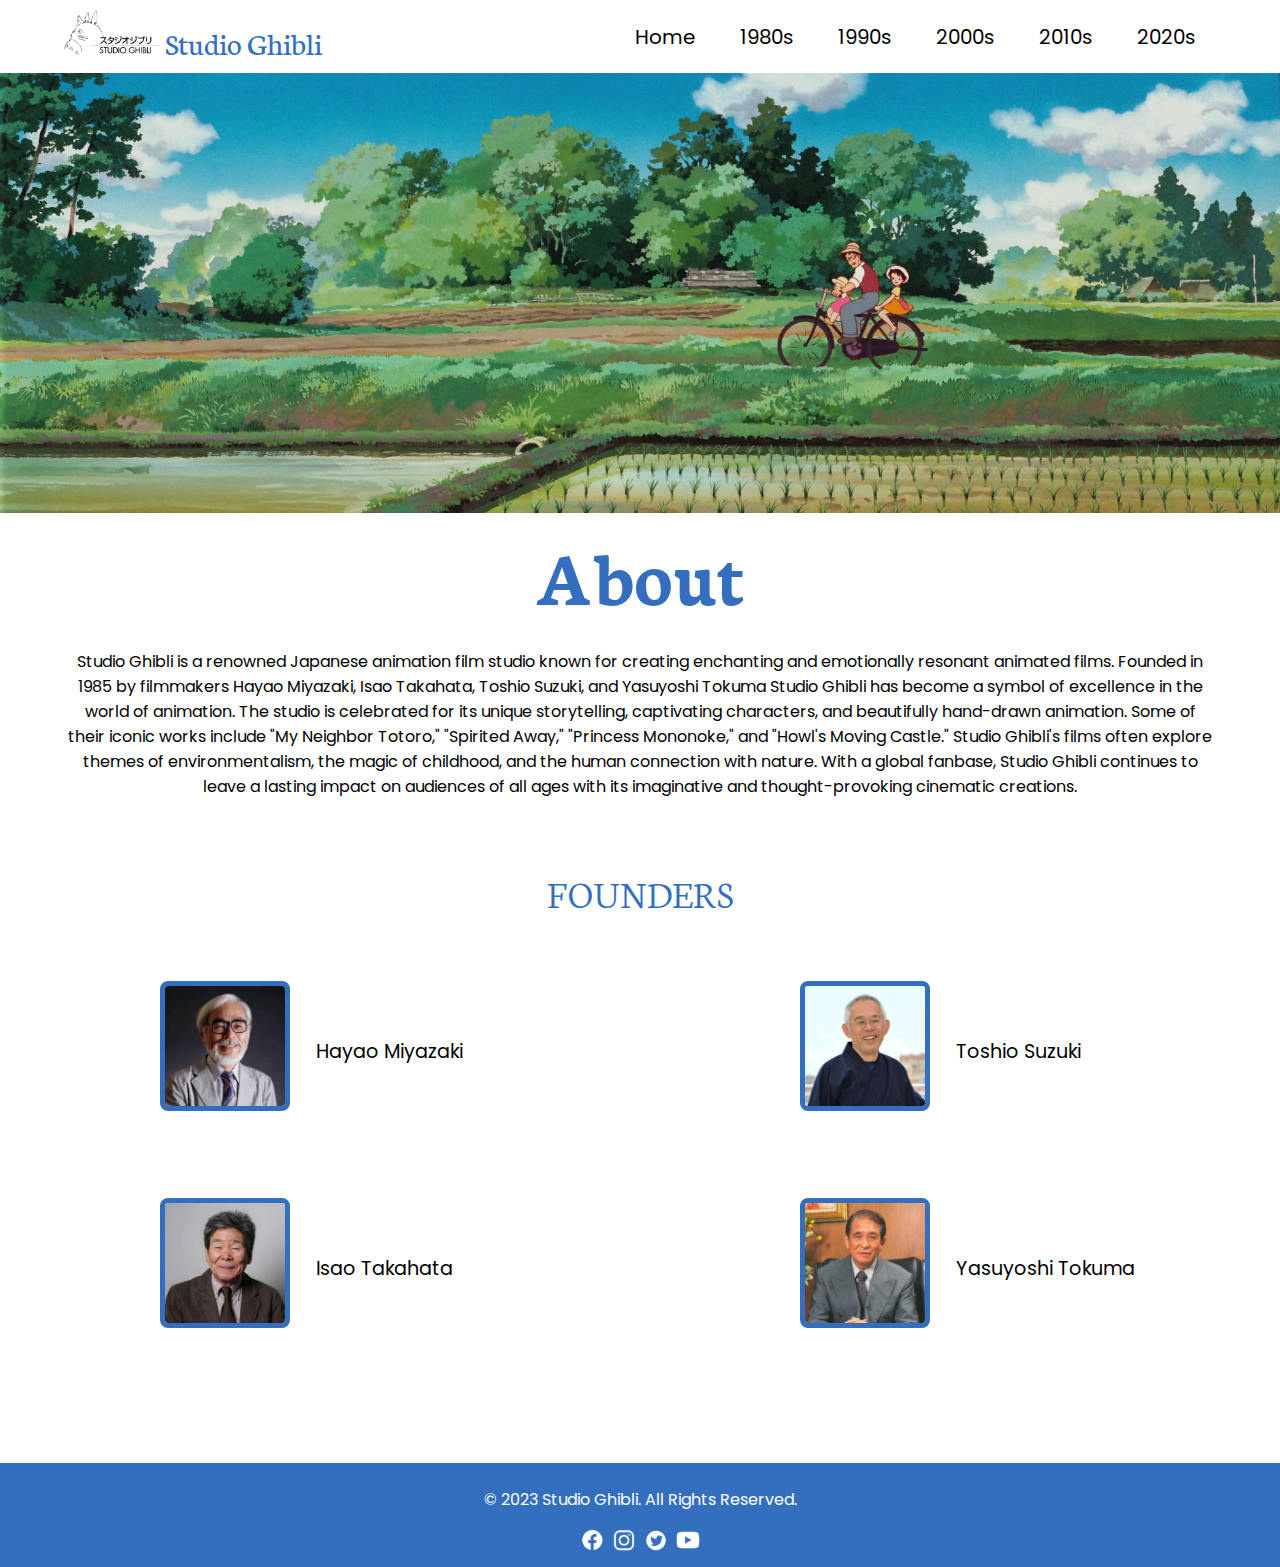
<file: about.html>
<!DOCTYPE html>
<html lang="en">
  <head>
    <meta charset="UTF-8" />
    <meta name="viewport" content="width=device-width, initial-scale=1.0" />
    <link rel="icon" href="Assets/Icon.png" type="image/x-icon" />
    <title>Studio Ghibli Collection</title>
    <link rel="stylesheet" href="style.css" />
    <link rel="stylesheet" href="mediaqueries.css" />
  </head>

  <body>
    <!-- Navigation -->

    <div class="nav-container">
      <nav id="desktop-nav">
        <div class="logo-nav">
          <img src="Assets/Logo.png" />
          Studio Ghibli
        </div>
        <ul class="nav-links">
          <li><a href="index.html">Home</a></li>
          <li><a href="index.html#section_80s">1980s</a></li>
          <li><a href="index.html#section_90s">1990s</a></li>
          <li><a href="index.html#section_00s">2000s</a></li>
          <li><a href="index.html#section_10s">2010s</a></li>
          <li><a href="index.html#section_20s">2020s</a></li>
        </ul>
      </nav>
    </div>

    <!-- Navigation - Hamburger -->

    <nav id="hamburger-nav">
      <div class="logo-hamburger">
        <img src="Assets/Logo.png" /> Studio Ghibli
      </div>
      <div class="hamburger-menu">
        <div class="hamburger-icon" onclick="toggleMenu()">
          <span></span>
          <span></span>
          <span></span>
        </div>
        <div class="hamburger-links">
          <li><a href="index.html" onclick="toggleMenu()">Home</a></li>
          <li>
            <a href="index.html#section_80s" onclick="toggleMenu()">1980s</a>
          </li>
          <li>
            <a href="index.html#section_90s" onclick="toggleMenu()">1990s</a>
          </li>
          <li>
            <a href="index.html#section_00s" onclick="toggleMenu()">2000s</a>
          </li>
          <li>
            <a href="index.html#section_10s" onclick="toggleMenu()">2010s</a>
          </li>
          <li>
            <a href="index.html#section_20s" onclick="toggleMenu()">2020s</a>
          </li>
        </div>
      </div>
    </nav>

    <section id="about">
      <div class="about-wrapper">
        <div class="about-header">
          <img src="Assets/About_header.png" alt="About Header Image" />
        </div>
        <div class="about-description">
          <h1 class="about-title">About</h1>
          <p class="description-paragraph">
            Studio Ghibli is a renowned Japanese animation film studio known for
            creating enchanting and emotionally resonant animated films. Founded
            in 1985 by filmmakers Hayao Miyazaki, Isao Takahata, Toshio Suzuki,
            and Yasuyoshi Tokuma Studio Ghibli has become a symbol of excellence
            in the world of animation. The studio is celebrated for its unique
            storytelling, captivating characters, and beautifully hand-drawn
            animation. Some of their iconic works include "My Neighbor Totoro,"
            "Spirited Away," "Princess Mononoke," and "Howl's Moving Castle."
            Studio Ghibli's films often explore themes of environmentalism, the
            magic of childhood, and the human connection with nature. With a
            global fanbase, Studio Ghibli continues to leave a lasting impact on
            audiences of all ages with its imaginative and thought-provoking
            cinematic creations.
          </p>
        </div>
        <div class="about-founder">
          <h1 class="founder-title">FOUNDERS</h1>
          <div class="founders-list">
            <div class="founding-member">
              <div class="tooltip">
                Hayao Miyazaki is a renowned Japanese film director, animator,
                and co-founder of Studio Ghibli. Born on January 5, 1941,
                Miyazaki is celebrated for his imaginative and visually stunning
                animated films, often characterized by rich storytelling, strong
                environmental themes, and memorable characters. His works, such
                as "My Neighbor Totoro," "Spirited Away," and "Princess
                Mononoke," have gained international acclaim and have had a
                profound impact on the world of animation. 
              </div>
              <div class="about-foundingMemberImage">
                <img
                  src="Assets/Miyazaki.png"
                  alt="Miyazaki"
                  data-url="https://en.wikipedia.org/wiki/Hayao_Miyazaki"
                  width="120"
                  height="120"
                  class="image-with-border"
                />
              </div>
              <div class="about-foundingMemberInfo">
                <div class="about-foundingMemberName">Hayao Miyazaki</div>
              </div>
            </div>

            <div class="founding-member">
              <div class="tooltip">
                Toshio Suzuki is a Japanese film producer and co-founder of
                Studio Ghibli, renowned for his collaboration with director
                Hayao Miyazaki. Born on August 19, 1948, Suzuki has played a
                crucial role in the success of Ghibli's animated masterpieces,
                contributing to the production of iconic films like "Spirited
                Away" and "My Neighbor Totoro." His influence extends beyond
                producing, as he's also involved in the promotion and
                distribution of Studio Ghibli's work.
              </div>
              <div class="about-foundingMemberImage">
                <img
                  src="Assets/Suzuki.png"
                  alt="Miyazaki"
                  data-url="https://en.wikipedia.org/wiki/Hayao_Miyazaki"
                  width="120"
                  height="120"
                  class="image-with-border"
                />
              </div>
              <div class="about-foundingMemberInfo">
                <div class="about-foundingMemberName">Toshio Suzuki</div>
              </div>
            </div>
            
            <div class="founding-member">
              <div class="tooltip">
                Isao Takahata (1935–2018) was a Japanese film director and
                co-founder of Studio Ghibli. Renowned for his diverse
                storytelling and emotionally resonant works, Takahata directed
                films such as "Grave of the Fireflies" and "The Tale of Princess
                Kaguya." His contributions to animation, often exploring human
                experiences and societal themes, have left a lasting impact on
                the industry.
              </div>
              <div class="about-foundingMemberImage">
                <img
                  src="Assets/Takahata.png"
                  alt="Miyazaki"
                  data-url="https://en.wikipedia.org/wiki/Hayao_Miyazaki"
                  width="120"
                  height="120"
                  class="image-with-border"
                />
              </div>
              <div class="about-foundingMemberInfo">
                <div class="about-foundingMemberName">Isao Takahata</div>
              </div>
            </div>

            <div class="founding-member">
              <div class="tooltip">
                Yasuyoshi Tokuma (1933–2000) was a Japanese film producer and
                publisher, known for co-founding Studio Ghibli with Hayao
                Miyazaki and Isao Takahata. As the head of Tokuma Shoten, a
                publishing company that expanded into film production, Tokuma
                played a key role in the establishment and success of Studio
                Ghibli. His contributions include producing acclaimed animated
                films such as "My Neighbor Totoro" and "Kiki's Delivery
                Service."
              </div>
              <div class="about-foundingMemberImage">
                <img
                  src="Assets/Tokuma.png"
                  alt="Miyazaki"
                  data-url="https://en.wikipedia.org/wiki/Hayao_Miyazaki"
                  width="120"
                  height="120"
                  class="image-with-border"
                />
              </div>
              <div class="about-foundingMemberInfo">
                <div class="about-foundingMemberName">Yasuyoshi Tokuma</div>
              </div>
            </div>
          </div>
        </div>
      </div>
    </section>

    <div class="footer">
      <div class="footer-wrapper">
        <div class="footer-line">
          <div class="footer-content">
            <p class="footer-name">
              &copy; 2023 Studio Ghibli. All Rights Reserved.
            </p>
            <div class="footer-socmed">
              <a href="https://www.facebook.com/GhibliUSA" class="social-media">
                <img src="Assets/facebook.png" alt="facebook" />
              </a>
              <a
                href="https://instagram.com/ghibliusa?igshid=MzRlODBiNWFlZA=="
                class="social-media"
              >
                <img src="Assets/instagram.png" alt="instagram" />
              </a>
              <a href="https://twitter.com/ghiblipicture" class="social-media">
                <img src="Assets/twitter.png" alt="twitter" />
              </a>
              <a href="https://www.youtube.com/@GKIDStv" class="social-media">
                <img src="Assets/youtube.png" alt="youtube" />
              </a>
            </div>
          </div>
        </div>
      </div>
      <!-- Scripts -->
      <script src="script.js"></script>
    </div>
  </body>
</html>
</file>
<file: style.css>
@import url("https://fonts.googleapis.com/css2?family=Neuton:wght@700&family=Pacifico&family=Poppins&display=swap");
@import url("https://fonts.googleapis.com/css2?family=Poppins:wght@300;400;500;600&display=swap");
@import url("https://fonts.googleapis.com/css2?family=Staatliches&display=swap");
@import url("https://fonts.googleapis.com/css2?family=Courgette&display=swap");

:root {
  --light-blue: #638ecb;
  --dark-blue: #346fbf;
  --darker-blue: #002457;
  --dirty-white: #fbf8f4;
  --light-gray: #888;
  --dark-gray: #303030;
  --light-pink: #ffcfcf;
}

* {
  margin: 0;
  padding: 0;
  font-family: "Poppins", sans-serif;
}

html {
  scroll-behavior: smooth;
}

body {
  background: white;
  width: 100%;
  font-size: 100%;
}

.wrapper {
  width: 100%;
  display: flex;
  justify-content: center;
  align-items: center;
}

/* Fade */

.hidden {
  opacity: 0;
  filter: blur(5px);
  transform: translateX(-100%);
  transition: all 2s;
}

.show {
  opacity: 1;
  filter: blur(0);
  transform: translateX(0%);
  transform: translateY(0%);
}

/* Navigation */

.nav-container {
  padding: 10px 5%;
}

.logo-nav {
  font-size: 2rem;
  font-family: "Neuton", serif;
  color: #346fbf;
  cursor: default;
}

.logo-nav img {
  height: 45px;
  padding-right: 0.5;
  cursor: default;
}

nav {
  display: flex;
  align-items: center;
  justify-content: space-between;
  flex-wrap: wrap;
  font-family: "Poppins", sans-serif;
}

nav ul li {
  display: inline-block;
  list-style: none;
  margin: 10px 20px;
}

nav ul li a {
  color: black;
  text-decoration: none;
  font-size: 20px;
  position: relative;
}

nav ul li a::after {
  content: "";
  width: 0;
  height: 3px;
  background: #346fbf;
  position: absolute;
  left: 0;
  bottom: -6px;
  transition: 0.5s;
}

nav ul li a:hover {
  color: #638ecb;
}

nav ul li a:hover::after {
  width: 100%;
}

/* Navigation (Hamburger) */

#hamburger-nav {
  display: none;
}

.hamburger-menu {
  position: relative;
  display: inline-block;
}
.hamburger-links.open {
  background-color: rgba(255, 255, 255, 0.9);
  padding: 20px;
  border-radius: 1rem;
  box-shadow: 0 2px 4px rgba(0, 0, 0, 0.1);
}
.logo-hamburger {
  font-family: "Neuton", serif;
  color: #346fbf;
  font-size: 1.5rem;
}

.logo-hamburger img {
  height: 30px;
  padding-left: 30px;
}

.hamburger-icon {
  display: flex;
  flex-direction: column;
  justify-content: space-between;
  height: 24px;
  width: 30px;
  cursor: pointer;
}

.hamburger-icon span {
  width: 100%;
  height: 2px;
  background-color: black;
  transition: all 0.3 ease-in-out;
}

.hamburger-links {
  position: absolute;
  top: 100%;
  right: 0;
  background-color: transparent;
  width: fit-content;
  max-height: 0;
  overflow: hidden;
  transition: all 0.3 ease-in-out;
}

.hamburger-links a {
  display: block;
  padding: 10px;
  text-align: center;
  font-size: 1rem;
  color: black;
  text-decoration: none;
  transition: all 0.3 ease-in-out;
}

.hamburger-links li {
  list-style: none;
}

.hamburger-links.open {
  max-height: 300px;
}

.hamburger-icon.open span:first-child {
  transform: rotate(45deg) translate(10px, 5px);
}

.hamburger-icon.open span:nth-child(2) {
  opacity: 0;
}

.hamburger-icon.open span:last-child {
  transform: rotate(-45deg) translate(10px, -5px);
}

.hamburger-icon span:first-child {
  transform: none;
}

.hamburger-icon span:first-child {
  opacity: 1;
}

.hamburger-icon span:first-child {
  transform: none;
}

/* Profile */

#profile {
  padding-bottom: 150px;
  height: 100vh;
  display: flex;
  justify-content: center;
  align-items: center;
}

.profile-container {
  padding: 70px 10%;
}

.profile-row {
  display: flex;
  justify-content: space-between;
  flex-wrap: wrap;
}

.profile-title {
  font-family: "Neuton", serif;
  color: #346fbf;
  font-size: 3rem;
  font-weight: 600;
  padding-bottom: 10px;
}

.profile-logo img {
  height: 20rem;
}

.profile-logo {
  flex-basis: 60%;
  margin-right: -5rem;
}

.profile-description {
  flex-basis: 40%;
  margin-top: 4.5rem;
  margin-left: -3rem;
  text-align: justify;
}

/* About Section */

.about-description {
  text-align: center; /* Center align the text within the div */
}

.about-title {
  display: block; /* Make the title a block-level element */
  font-size: 24px; /* Adjust the font size as needed */
  margin-bottom: 10px; /* Add some spacing between the title and the paragraph */
  margin-top: 10px;
}
.description-paragraph {
  padding: 20px;
  margin-left: 3rem;
  margin-right: 3rem;
}

.about-header img {
  width: 100%;
  display: flex;
}

.about-title {
  font-family: "Neuton", serif;
  color: #346fbf;
  font-size: 5rem;
  font-weight: 600;
  margin-bottom: 0.3rem;
}
.about-founder {
  text-align: center; /* Optional: To center the content horizontally */
}
.founder-title {
  font-family: "Neuton", serif;
  color: #346fbf;
  font-size: 2.5rem;
  font-weight: 300;
  margin-bottom: 4rem;
  margin-top: 3rem;
}
.founders-list {
  display: flex;
  flex-wrap: wrap;
  justify-content: center;
  align-items: center;
}

.founding-member {
  width: 50%; /* Make each div occupy 50% of the container's width */
  box-sizing: border-box; /* Include padding and border in the width calculation, if any */
  /* Additional styling for founding-member divs */
  display: flex;
  align-items: center; /* Vertically center content */
  margin-bottom: 5rem;
  justify-content: left;
  padding-left: 10rem;
}

.tooltip {
  display: none;
  width: 19rem;
  background-color: #ffffff;
  color: #333;
  text-align: center;
  border-radius: 8px;
  padding: 5px;
  position: absolute;
  z-index: 1;
  top: auto;
  margin-left: 9rem;
  opacity: 0;
  transition: opacity 0.3s;
  box-shadow: 0 1px 10px rgba(0, 0, 0, 0.2);
  align-items: center;
}

.founding-member:hover .tooltip {
  display: block;
  opacity: 1;
}

.about-foundingMemberImage {
  margin-right: 10px;
}

.image-with-border {
  border: 5px solid #346fbf;
  border-radius: 8px;
}

.about-foundingMemberInfo {
  padding-top: 4px;
  display: flex;
  align-items: flex-start;
  flex-direction: column;
  justify-content: center;
}

.about-foundingMemberName {
  font-size: 1.2rem;
  margin-left: 1rem;
}

.about-founded {
  margin-top: 3rem;
  margin-left: 3rem;
}

.about-foundedTitle {
  font-family: "Neuton", serif;
  color: #346fbf;
  font-size: 2.5rem;
  font-weight: 300;
  margin-bottom: 2rem;
}

.about-foundedDescription {
  font-size: 1.3rem;
}

.about-headquarters {
  margin-top: 3rem;
  margin-left: 3rem;
}

.about-headquartersTitle {
  font-family: "Neuton", serif;
  color: #346fbf;
  font-size: 2.5rem;
  font-weight: 300;
  margin-bottom: 2rem;
}

.about-headquartersDescription {
  font-size: 1.3rem;
}

/* Footer */

.footer-wrapper {
  margin-top: 3rem;
  padding-top: 0.5rem;
  padding-bottom: 0.5rem;
  width: 100%;
  box-sizing: border-box;
  padding-right: 3rem;
  padding-left: 3rem;
  background-color: #346fbf;
}

/* .footer-line {
  --tw-bg-opacity: 1;
    background-color: rgba(52, 111, 191,var(--tw-bg-opacity));
    width: 100vm;
    height: 0.200rem;
} */

.footer-content {
  display: flex;
  flex-direction: column;
  justify-content: center;
  align-items: center;
  box-sizing: border-box;
}

.footer-name {
  margin-top: 1rem;
  color: white;
}

.footer-socmed {
  --tw-space-y-reverse: 0;
  margin-top: calc(1rem * calc(1 - var(--tw-space-y-reverse)));
  margin-bottom: calc(1rem * var(--tw-space-y-reverse));
  align-items: center;
  flex-direction: row;
  gap: 0.5rem;
  display: flex;
  box-sizing: border-box;
}

.social-media img {
  width: 1.5rem;
  height: 1.5rem;
}

/* Generation Section */

.headline {
  color: var(--dirty-white);
  font-size: 14vw;
}

/*1980s section*/

#section_80s {
  margin-bottom: 5rem;
  margin-top: -13rem;
  height: 100%;
  min-height: 80vh;
  padding-bottom: 20vh;
}

.top_container1980 {
  position: relative;
  height: 50vh;
  display: flex;
  justify-content: center;
  align-items: center;
  text-align: center;
  color: white;
  overflow: hidden;
  background: url(/Assets/Preview4.png) center/cover no-repeat;
  background-size: cover;
  border-radius: 10px;
}

.top_container1980::before {
  content: "";
  position: absolute;
  top: 0;
  left: 0;
  right: 0;
  bottom: 0;
  background: rgba(0, 0, 0, 0.7);
  z-index: 0;
}

.movies_80s {
  display: flex;
  flex-wrap: wrap;
  justify-content: center;
}

.movies_80s > div {
  margin: 20px 50px;
}

.movie {
  width: 15rem;
  height: 25rem;
  background-color: white;
  border: 2px solid #638ecb;
  border-radius: 10px;
  box-sizing: border-box;
  margin: 2rem 0 2rem;
  display: flex;
  flex-direction: column;
  transition: transform 0.3s ease;
  box-shadow: 0 10px 20px rgba(0, 0, 0, 0.5);
  padding-bottom: 10px;
}

.lower_part {
  display: flex;
  justify-content: center;
  align-items: center;
  text-align: center;
  height: 100%;
}

.movie:hover {
  transform: translateY(-20px);
}

/* 1990s Section */

#section_90s {
  height: 150%;
  min-height: 130vh;
  padding-bottom: 20vh;
  background-color: var(--dirty-white);
}

#section_90s .heading {
  height: 55vh;
  display: flex;
  background: url(/Assets/Heading2.jpg);
  color: white;
}

#section_90s .right img {
  border-radius: 65px;
  box-shadow: 10px 10px 4px 0px rgb(255, 255, 255, 0.25);
}

#section_90s .content {
  background-color: pink;
}

.movies_90s {
  display: flex;
  flex-wrap: wrap;
  justify-content: center;
}

.movies_90s > div {
  margin: 20px 50px;
}

.movies_90s .movie {
  padding-bottom: 10px;
}

.movies_90s .lower_part {
  display: flex;
  justify-content: center;
  align-items: center;
  text-align: center;
  height: 100%;
}

.top_container_90s {
  position: relative;
  height: 50vh;
  display: flex;
  justify-content: center;
  align-items: center;
  text-align: center;
  color: white;
  overflow: hidden;
  background: url(/Assets/Preview11.png) center/cover no-repeat;
  background-size: cover;
  border-radius: 10px;
  margin-bottom: 25px;
}

.top_container_90s::before {
  content: "";
  position: absolute;
  top: 0;
  left: 0;
  right: 0;
  bottom: 0;
  background: rgba(0, 0, 0, 0.7);
  z-index: 0;
}
/*2000s section*/

.top_container {
  position: relative;
  height: 50vh;
  display: flex;
  justify-content: center;
  align-items: center;
  text-align: center;
  color: white;
  overflow: hidden;
  background: url(/Assets/Preview14.png) center/cover no-repeat;
  background-size: cover;
  border-radius: 10px;
}

.top_container::before {
  content: "";
  position: absolute;
  top: 0;
  left: 0;
  right: 0;
  bottom: 0;
  background: rgba(0, 0, 0, 0.7);
  z-index: 0;
}

.year,
.mov_img {
  position: relative;
  z-index: 1;
  max-width: 100%;
  border-radius: 5rem;
  margin-left: 10rem;
  object-fit: cover;
}

.mov_img {
  width: 40%;
  height: 80%;
}

.year {
  font-size: 10rem;
  margin-right: 2rem;
}

.movies_00s {
  display: flex;
  flex-wrap: wrap;
  justify-content: center;
  height: 100%;
  min-height: 50vh;
  padding-bottom: 20vh;
}
.movies_00s > div {
  margin: 20px 50px;
}
.movies_00s .movie {
  padding-bottom: 10px;
}
.movies_00s .lower_part {
  display: flex;
  justify-content: center;
  align-items: center;
  text-align: center;
  height: 100%;
}
.upper_part {
  height: 89%;
}
.upper_part img {
  width: 100%;
  height: 100%;
  object-fit: cover;
  border-radius: 8px;
}

.title {
  font-size: 16px;
}

/*2010s section*/

.top_container_10s {
  position: relative;
  height: 50vh;
  display: flex;
  justify-content: center;
  align-items: center;
  text-align: center;
  color: white;
  overflow: hidden;
  background: url(/Assets/Preview19.png) center/cover no-repeat;
  background-size: cover;
  border-radius: 10px;
}

.top_container_10s::before {
  content: "";
  position: absolute;
  top: 0;
  left: 0;
  right: 0;
  bottom: 0;
  background: rgba(0, 0, 0, 0.7);
  z-index: 0;
}

.movies_10s {
  display: flex;
  flex-wrap: wrap;
  justify-content: center;
  min-height: 50vh;
  padding-bottom: 20vh;
}
.movies_10s > div {
  margin: 20px 50px;
}
.movies_10s .movie {
  padding-bottom: 10px;
}
.movies_10s .lower_part {
  display: flex;
  justify-content: center;
  align-items: center;
  text-align: center;
  height: 100%;
}

/*2020s section*/

.top_container_20s {
  position: relative;
  height: 50vh;
  display: flex;
  justify-content: center;
  align-items: center;
  text-align: center;
  color: white;
  overflow: hidden;
  background: url(/Assets/Preview24.png) center/cover no-repeat;
  background-size: cover;
  border-radius: 10px;
}

.top_container_20s::before {
  content: "";
  position: absolute;
  top: 0;
  left: 0;
  right: 0;
  bottom: 0;
  background: rgba(0, 0, 0, 0.7);
  z-index: 0;
}

.movies_20s {
  display: flex;
  flex-wrap: wrap;
  justify-content: center;
  min-height: 50vh;
  padding-bottom: 20vh;
}
.movies_20s > div {
  margin: 20px 50px;
}
.movies_20s .movie {
  padding-bottom: 10px;
}
.movies_20s .lower_part {
  display: flex;
  justify-content: center;
  align-items: center;
  text-align: center;
  height: 100%;
}

/* Showcase Movies Section */

.showcase {
  position: fixed;
  top: 0;
  left: 0;
  height: fit-content;
  min-height: 100%;
  width: 100%;
  background: rgba(0, 0, 0, 0.8);
  display: none;
  align-items: center;
  justify-content: center;
  overflow: hidden;
  z-index: 5;
}

.showcase .preview {
  margin: 4rem 0;
  height: calc(100vh - 8rem);
  overflow-y: auto;
  scrollbar-color: var(--light-blue) var(--darker-blue);
  scrollbar-width: thin;
  display: none;
  text-align: center;
  align-items: center;
  background: var(--darker-blue);
  position: relative;
  width: 90rem;
}

.showcase .preview.active {
  display: inline-block;
}

.showcase .preview .heading img {
  min-height: 300px;
  position: relative;
  width: 100%;
  height: 100%;
  object-fit: cover;
}

.showcase .heading_content {
  position: absolute;
  display: flex;
  align-items: center;
  flex-direction: column;
  top: 25px;
  left: 30px;
}

.showcase .heading_title h2 {
  align-items: center;
  color: white;
  font-family: "Staatliches", sans-serif;
  text-shadow: 1px 1px 7px #8b8b8b;
  font-size: 7em;
  line-height: 7rem;
  text-align: left;
}

.showcase .preview .heading_content .type {
  color: #9dc6ff;
  font-family: "Poppins", serif;
  text-shadow: none;
  text-shadow: 1px 1px 7px #000000;
  font-size: 1rem;
  margin-left: 10px;
}

.showcase .preview .heading_content h3 {
  color: var(--dirty-white);
  font-family: "Courgette", sans-serif;
  text-shadow: 1px 1px 7px #8b8b8b;
  font-size: 1rem;
  text-align: left;
}

.showcase .preview .right {
  padding: 0 4vw;
  display: flex;
  flex-direction: column;
  justify-content: center;
  align-items: center;
}

.showcase .preview .content {
  display: flex;
  flex-direction: column;
  align-items: center;
  justify-content: space-around;
  text-align: center;
  padding: 2rem;
  background: var(--darker-blue);
  margin-bottom: 2rem;
  height: auto;
}

.showcase .preview .movie_info {
  display: flex;
  flex-direction: row;
}

.showcase .preview .left {
  display: flex;
  padding: 3rem;
  align-items: center;
  justify-content: center;
}

.showcase .preview .left img {
  height: auto;
  width: auto;
  min-width: 15rem;
  max-height: 30rem;
  border: 5px outset var(--dirty-white);
}

.showcase .preview .fa-xmark {
  position: absolute;
  top: 2rem;
  right: 2rem;
  cursor: pointer;
  color: var(--dirty-white);
  font-size: 3rem;
  width: 3rem;
  height: 3rem;
  border-radius: 50%;
  background-color: rgba(48, 48, 48, 0.2);
}

.showcase .preview .fa-xmark:hover {
  color: var(--dark-gray);
  background-color: rgba(251, 248, 244, 0.6);
  transform: rotate(90deg);
  transition: 0.4s ease-in-out;
}

.showcase .preview .type {
  color: var(--light-gray);
  font-family: "Poppins", serif;
  font-size: 1rem;
  margin-left: 10px;
}

.showcase .preview h4 {
  color: var(--dirty-white);
  font-family: "Courgette", cursive;
  padding: 0.5rem 0;
  font-size: 1rem;
  margin: 0 5rem 0rem;
  text-shadow: 1px 1px 7px #2e2e2e;
}

.showcase .preview h5 {
  line-height: 1.5;
  text-align: justify;
  align-items: center;
  padding: 1rem;
  margin: 1rem 1rem;
  max-width: 80%;
  font-size: 1rem;
  color: var(--dirty-white);
  text-shadow: 1px 1px 7px #2e2e2e;
}

.showcase .preview .buttons {
  display: flex;
  gap: 1.5rem;
  width: 80%;
  flex-wrap: wrap;
  margin-top: 1rem;
}

.showcase .preview .buttons a {
  flex: 1 1 12rem;
  padding: 0.8rem;
  font-size: 1.2rem;
  color: var(--dark-gray);
  border: 0.1rem solid var(--dark-gray);
  text-decoration: none;
}

.showcase .preview .buttons .links {
  padding-right: 0.5rem;
}

.showcase .preview .buttons a.link1 {
  background: #cfb128;
  color: #fff;
}

.showcase .preview .buttons a.link2 {
  background: var(--light-blue);
  color: #fff;
}

.showcase .preview .buttons a.link3 {
  background: #b11919;
  color: #fff;
}

.showcase .preview .buttons a:hover {
  background: #ebebeb;
  color: var(--dark-gray);
  transition: 0.4s ease-in-out;
}

.showcase .characters {
  height: 100%;
  position: relative;
  width: 90%;
  display: flex;
  justify-content: center;
  align-items: center;
  flex-wrap: wrap;
  padding: 30px;
  margin-top: 8%;
  background: var(--dark-gray);
  border: 5px outset var(--dark-gray);
}

.showcase .characters .title {
  font-size: 3rem;
  color: var(--dirty-white);
  text-shadow: 1px 1px 7px #dfdfdf;
}

.showcase .character {
  width: 100%;
  height: auto;
  display: flex;
  align-items: center;
  justify-content: center;
  flex-direction: row;
}

.showcase .character .char_box {
  width: 90%;
  height: auto;
  background: var(--dirty-white);
  font-size: 20px;
  text-align: center;
  border-radius: 20px;
  padding: 1rem;
  margin: 10px;
}

.showcase .character .char_box h2 {
  color: var(--darker-blue);
  font-family: "Neuton", serif;
  font-size: 2rem;
  margin: 1rem;
  text-shadow: 1px 1px 1px var(--light-blue);
}

.showcase .character .char_box p {
  color: var(--dark-gray);
  font-family: "Poppins", sans-serif;
  font-size: 1rem;
  margin: 1rem;
}

.showcase .character .char_box img {
  width: 50%;
  border: 5px double var(--dark-blue);
  border-radius: 30px;
  max-height: 30rem;
}

/* Footer */

footer {
  height: 30vh;
  background: var(--light-blue);
}
</file>
<file: mediaqueries.css>
@media screen and (max-width: 1300px) {
  #profile {
    margin-top: 5rem;
    padding-bottom: 150px;
    height: 100vh;
  }

  .profile-container {
    padding: 70px 10%;
  }
  .showcase .preview {
    width: 100%;
  }
}

@media screen and (max-width: 1200px) {
  #desktop-nav {
    display: none;
  }

  #hamburger-nav {
    display: flex;
    padding-right: 2rem;
  }

  #profile {
    margin-top: 0;
    padding-bottom: 150px;
    height: 100vh;
  }

  .profile-container {
    padding: 1px 10%;
  }
  .profile-logo {
    margin-top: 11.5rem;
    margin-right: -3rem;
  }

  .profile-logo img {
    height: 13rem;
  }
  .profile-description {
    margin-top: 10rem;
  }
  /*1980s section*/

  .top_container1980 {
    height: 30vh;
  }

  /*1990s section*/

  .top_container_90s {
    height: 30vh;
  }

  .mov_img {
    margin-left: 0rem;
    width: 45%;
    height: 80%;
  }
  .year_90s {
    margin-left: 1.5rem;
  }

  /*2000s section*/

  .top_container {
    height: 30vh;
  }

  .year {
    margin-left: 1.5rem;
    font-size: 5rem;
  }

  /*2010s section*/

  .top_container_10s {
    height: 30vh;
  }

  .showcase .preview {
    width: 100%;
  }

  .showcase .preview .movie_info {
    flex-direction: column;
  }

  .showcase .preview .left img {
    width: 10rem;
  }

  .showcase .character {
    flex-direction: column;
  }

  .showcase .character .char_box {
    width: 40%;
  }

  .showcase .characters .title {
    font-size: 1.5rem;
  }

  .showcase .heading_title h2 {
    font-size: 4rem;
    line-height: 5rem;
  }

  .showcase .preview .heading_content h3 {
    font-size: 1rem;
  }

  .founding-member {
    padding-left: 8rem;
  }

  .tooltip {
    width: 14rem;
  }
}
@media screen and (max-width: 1000px) {
  #profile {
    padding-bottom: 150px;
    height: 100vh;
    display: flex;
    justify-content: center;
    align-items: center;
  }
  .profile-container {
    padding: 70px 10%;
  }

  .founding-member {
    padding-left: 6rem;
  }
  .tooltip {
    width: 10rem;
  }
}
@media screen and (max-width: 850px) {
  #hamburger-nav {
    display: flex;
    padding-right: 2rem;
  }
  .profile-container {
    padding: 50px;
    padding-left: 150px;
  }
  #profile {
    height: 72vh;
    display: flex;
    justify-content: center;
    align-items: center;
    margin-bottom: 5rem;
  }

  .profile-logo {
    margin-top: 18rem;
    margin-right: -1.5rem;
  }

  .profile-logo img {
    height: 10rem;
  }

  .showcase {
    width: 100%;
    margin: 0;
    padding: 0;
  }

  .showcase .preview {
    width: 100%;
    margin: 0;
    padding: 0;
  }

  .showcase .preview .left img {
    width: 10rem;
  }

  .showcase .preview .movie_info {
    flex-direction: column;
  }

  .showcase .character {
    flex-direction: column;
  }

  .showcase .character .char_box {
    width: 75%;
    height: 100%;
  }

  .founders-list {
    display: grid;
    grid-template-columns: repeat(2, 2fr);
    grid-auto-flow: row;
    gap: 20px;
    justify-content: center;
  }

  .founding-member {
    box-sizing: border-box;
    display: flex;
    flex-direction: column;
    align-items: center;
    margin-bottom: 5rem;
    margin: 2rem;
    text-align: center;
  }

  .about-foundingMemberImage {
    margin-bottom: 10px;
  }

  .image-with-border {
    border: 5px solid #346fbf;
    border-radius: 8px;
  }

  .about-foundingMemberInfo {
    display: flex;
    flex-direction: column;
    justify-content: center;
  }

  .about-foundingMemberName {
    font-size: 1.2rem;
    margin-top: 2px;
    margin-right: 1rem;
  }

  .tooltip {
    position: absolute;
    left: 14%;
    margin-top: 0.5rem;
    width: 16rem;
  }
}

@media screen and (max-width: 600px) {
  #profile {
    margin-top: 3rem;
    height: 72vh;
    display: flex;
    justify-content: center;
    align-items: center;
  }
  .profile-container {
    padding: 30px;
  }
  .profile-title {
    font-size: 2rem;
  }

  .profile-description {
    font-size: 12px;
    flex-basis: 29%;
    margin-top: -1rem;
    margin-left: -4rem;
  }

  .profile-logo img {
    height: 8rem;
  }
  .profile-row {
    display: flex;
    flex-direction: column; /* Stack the children in a column layout */
  }

  .profile-logo {
    order: 1; /* Set the image to appear before the text */
    display: flex;
    justify-content: center;
    align-items: center;
  }

  /* Optional: Add some spacing between the stacked elements */
  .profile-logo,
  .profile-description {
    margin: 10px; /* Adjust the margin as needed */
  }
  .profile-description {
    order: 2; /* Set the text to appear after the image */
  }
  .description-paragraph {
    text-align: justify;
    text-justify: inter-word;
  }
  .founders-list {
    display: flex;
    flex-direction: column;
    justify-content: center;
    align-items: center;
  }
  .founders-member {
    margin-bottom: 20px;
  }

  .tooltip {
    position: absolute;
    left: 10%;
    margin-top: 12rem;
    width: 13rem;
  }

  .founding-member {
    padding-left: 2rem;
  }

  /*1980s section*/

  #section_80s {
    margin-top: -9rem;
  }

  .top_container1980 {
    height: 30vh;
  }

  /*1990s section*/

  .top_container_90s {
    height: 30vh;
  }

  .year_90s {
    margin-left: 1.5rem;
  }

  /*2000s section*/

  .top_container {
    height: 30vh;
  }

  .mov_img {
    margin-left: 0rem;
    width: 54%;
    height: 80%;
  }
  .year {
    margin-left: 1.5rem;
    font-size: 2.5rem;
  }

  /*2010s section*/

  .top_container_10s {
    height: 30vh;
  }

  #section_10s .mov_img {
    width: 55%;
    height: 80%;
  }

  #section_10s .year {
    margin-left: 1.5rem;
  }

  .showcase {
    width: 100%;
    margin: 0;
    padding: 0;
  }

  .showcase .preview {
    width: 100%;
    margin: 0;
    padding: 0;
  }

  .showcase .preview .left img {
    width: 10rem;
  }

  .showcase .characters {
    width: 80%;
  }

  .showcase .preview .movie_info {
    flex-direction: column;
  }

  .showcase .character {
    flex-direction: column;
  }

  .showcase .character .char_box {
    width: 75%;
    height: 100%;
  }
  /*footer*/
  .footer-content {
    display: flex;
    justify-content: center;
    align-items: center;
    text-align: center;
  }

  .footer-wrapper {
    margin-top: 20rem;
  }
}

@media screen and (max-width: 450px) {
  .tooltip {
    position: absolute;
    left: -3%;
    margin-top: 12rem;
    width: 13rem;
  }
}

@media screen and (max-width: 300px) {
  .logo-hamburger {
    font-size: 1rem;
  }

  .hamburger-nav img {
    height: 0.5rem;
  }

  .hamburger-icon {
    margin-top: 0.5rem;
    height: 15px;
  }

  #profile {
    height: 97vh;
    margin: 0;
  }

  .profile-logo {
    margin-top: 0;
  }

  .profile-logo img {
    height: 4.5rem;
  }

  /*1980s section*/

  .top_container1980 {
    height: 30vh;
  }

  /*1990s section*/

  .top_container_90s {
    height: 30vh;
  }

  .mov_img {
    margin-left: 0rem;
    width: 54%;
    height: 80%;
  }
  .year_90s {
    margin-left: 1.5rem;
  }

  /*2000s section*/

  .top_container {
    height: 30vh;
  }

  .year {
    margin-left: 1.5rem;
    font-size: 2.5rem;
  }

  /*2010s section*/
  .top_container_10s {
    height: 30vh;
  }

  .tooltip {
    position: absolute;
    left: -30%;
    margin-top: 14rem;
    width: 13rem;
  }

  .footer-wrapper {
    margin-top: 20rem;
  }
}
</file>
